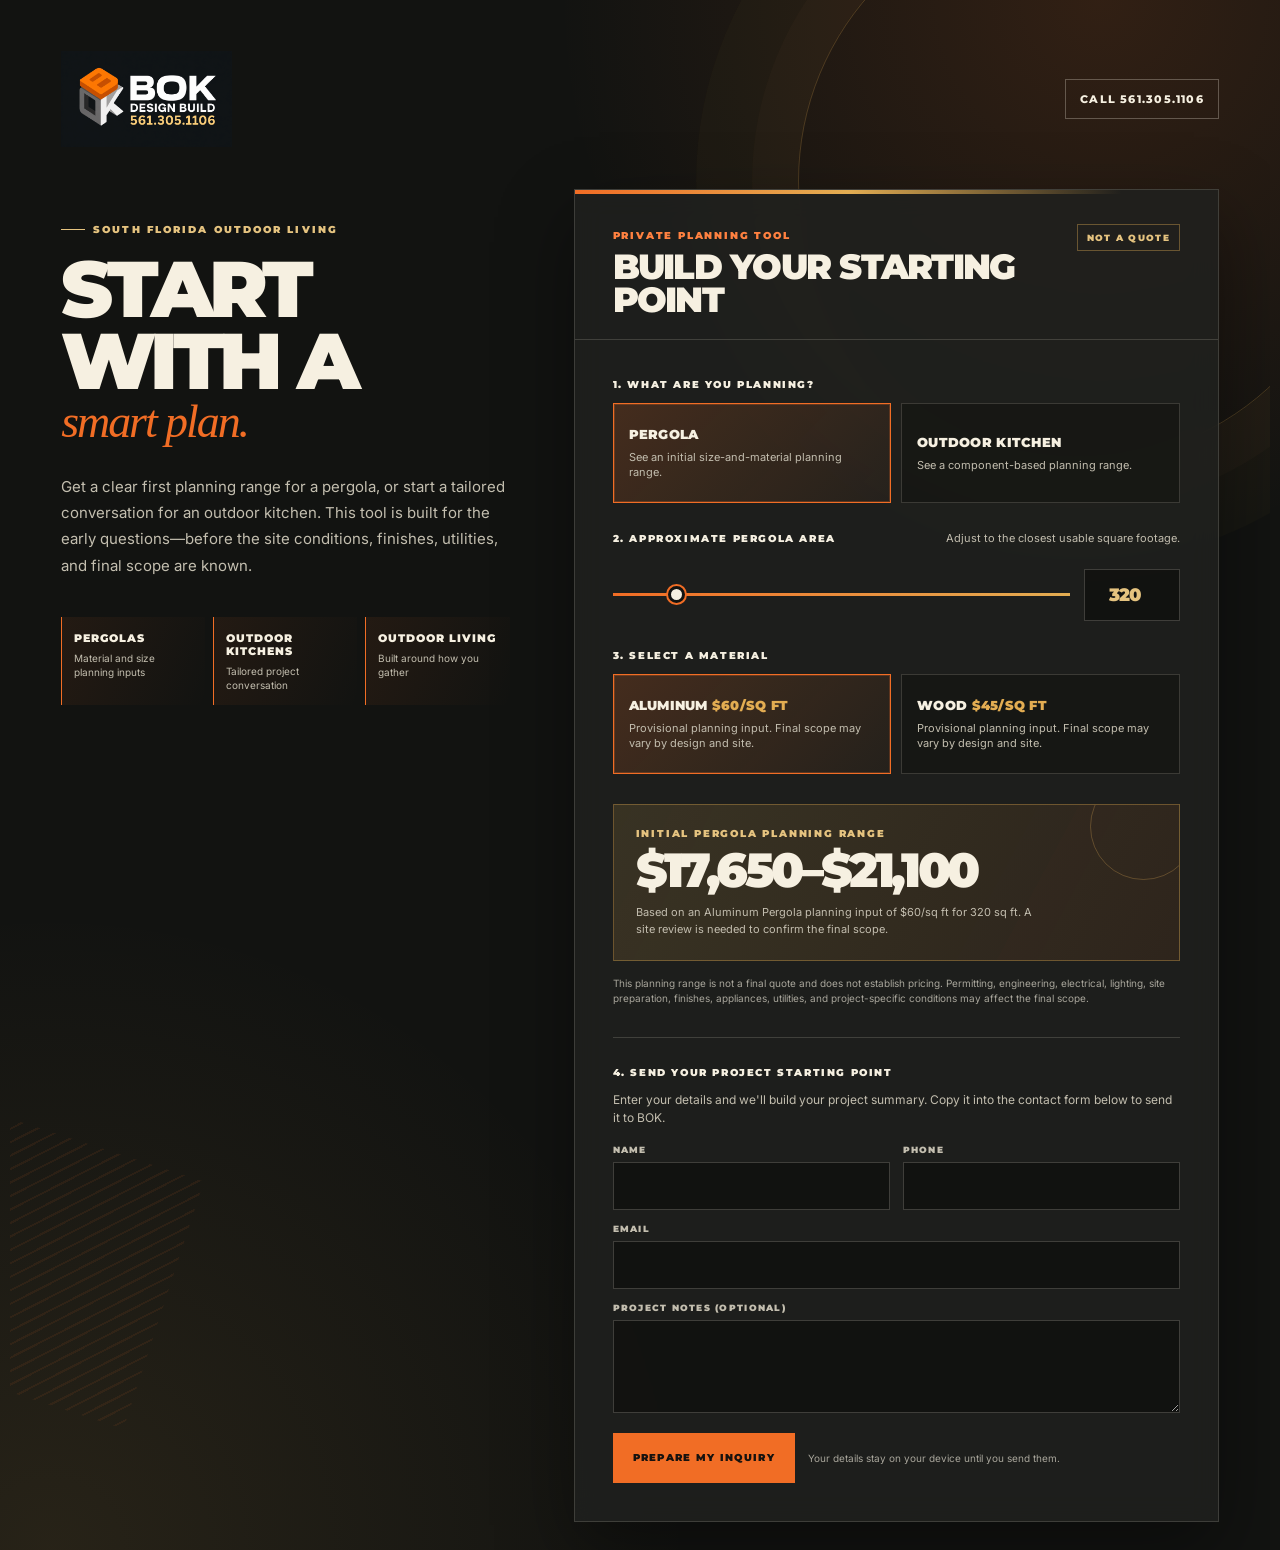
<file: index.html>
<!doctype html>
<html lang="en">
  <head>
    <meta charset="UTF-8" />
    <meta name="viewport" content="width=device-width, initial-scale=1" />
    <meta name="robots" content="noindex, nofollow" />
    <title>BOK Outdoor Living Planning Tool</title>
    <link rel="preconnect" href="https://fonts.googleapis.com" />
    <link rel="preconnect" href="https://fonts.gstatic.com" crossorigin />
    <link href="https://fonts.googleapis.com/css2?family=Montserrat:ital,wght@0,500;0,700;0,800;0,900;1,500&family=Inter:wght@400;500;600&display=swap" rel="stylesheet" />
    <link rel="stylesheet" href="./estimator.css" />
  </head>
  <body>
    <main class="estimator-shell" aria-labelledby="estimator-title">
      <div class="brand-bar">
        <a class="brand-lockup" href="https://bokdesignbuild.com/" target="_top" aria-label="BOK Design Build home">
          <img class="brand-logo" src="./assets/bok-official-logo-header.png" alt="BOK Design Build — 561.305.1106" />
        </a>
        <a class="phone-link" href="tel:+15613051106">Call 561.305.1106</a>
      </div>

      <section class="hero-grid">
        <div class="intro">
          <span class="eyebrow">South Florida outdoor living</span>
          <h1 id="estimator-title">Start with a<br /><em>smart plan.</em></h1>
          <p class="intro-copy">Get a clear first planning range for a pergola, or start a tailored conversation for an outdoor kitchen. This tool is built for the early questions—before the site conditions, finishes, utilities, and final scope are known.</p>
          <div class="proof-points" aria-label="Estimator highlights">
            <div class="proof-point"><b>Pergolas</b><span>Material and size planning inputs</span></div>
            <div class="proof-point"><b>Outdoor kitchens</b><span>Tailored project conversation</span></div>
            <div class="proof-point"><b>Outdoor living</b><span>Built around how you gather</span></div>
          </div>
        </div>

        <section class="estimator-card" aria-labelledby="card-title">
          <div class="estimator-card__head">
            <div>
              <span class="card-kicker">Private planning tool</span>
              <h2 id="card-title">Build your starting point</h2>
            </div>
            <span class="estimate-status">Not a quote</span>
          </div>

          <div class="estimator-card__body">
            <span class="section-label">1. What are you planning?</span>
            <div class="choice-row" role="group" aria-label="Project type">
              <button class="choice-button is-active" type="button" data-project="pergola" aria-pressed="true">
                <strong>Pergola</strong>
                <small>See an initial size-and-material planning range.</small>
              </button>
              <button class="choice-button" type="button" data-project="kitchen" aria-pressed="false">
                <strong>Outdoor kitchen</strong>
                <small>See a component-based planning range.</small>
              </button>
            </div>

            <div class="input-section">
              <div class="sqft-label-row">
                <span class="section-label" id="sqft-label">2. Approximate project area</span>
                <p id="sqft-helper">Adjust to the closest usable square footage.</p>
              </div>
              <div class="sqft-control">
                <input id="square-feet-range" type="range" min="80" max="2000" step="10" value="320" aria-labelledby="sqft-label" aria-describedby="sqft-helper" />
                <input class="number-input" id="square-feet-number" type="number" min="80" max="5000" step="10" value="320" inputmode="numeric" aria-label="Approximate project area in square feet" />
              </div>
            </div>

            <div class="material-section pergola-only" id="material-section">
              <span class="section-label">3. Select a material</span>
              <div class="material-grid" role="group" aria-label="Pergola material">
                <button class="material-card is-active" type="button" data-material="aluminum" aria-pressed="true">
                  <strong>Aluminum <span>$60/sq ft</span></strong>
                  <small>Provisional planning input. Final scope may vary by design and site.</small>
                </button>
                <button class="material-card" type="button" data-material="wood" aria-pressed="false">
                  <strong>Wood <span>$45/sq ft</span></strong>
                  <small>Provisional planning input. Final scope may vary by design and site.</small>
                </button>
              </div>
            </div>


            <div class="material-section" id="grill-section" hidden>
              <span class="section-label">3. Choose your grill</span>
              <div class="material-grid" role="group" aria-label="Grill selection">
                <button class="material-card is-active" type="button" data-grill="none" aria-pressed="true">
                  <strong>No grill yet <span>$0</span></strong>
                  <small>Plan the build first—add the grill later.</small>
                </button>
                <button class="material-card" type="button" data-grill="napoleon" aria-pressed="false">
                  <strong>Napoleon 32″ <span>$2,200</span></strong>
                  <small>700 Series. Base model—larger sizes quoted on request.</small>
                </button>
                <button class="material-card" type="button" data-grill="deltaheat" aria-pressed="false">
                  <strong>Delta Heat 32″ <span>$3,200</span></strong>
                  <small>Base model—larger sizes quoted on request.</small>
                </button>
                <button class="material-card" type="button" data-grill="twineagles" aria-pressed="false">
                  <strong>Twin Eagles 30″ <span>$5,900</span></strong>
                  <small>Base model—larger sizes quoted on request.</small>
                </button>
              </div>
            </div>

            <div class="estimate-panel" id="estimate-panel" aria-live="polite">
              <span class="estimate-panel__label" id="estimate-label">Initial pergola planning range</span>
              <strong class="estimate-range" id="estimate-range">$17,650–$21,100</strong>
              <p class="estimate-context" id="estimate-context">Based on an Aluminum Pergola planning input of $60/sq ft for 320 sq ft. A site review is needed to confirm the final scope.</p>
            </div>
            <p class="disclaimer" id="estimate-disclaimer">This planning range is not a final quote and does not establish pricing. Permitting, engineering, electrical, lighting, site preparation, finishes, appliances, utilities, and project-specific conditions may affect the final scope.</p>

            <section class="lead-section" aria-labelledby="lead-title">
              <span class="section-label" id="lead-title">4. Send your project starting point</span>
              <p class="lead-intro">Enter your details and we'll build your project summary. Copy it into the contact form below to send it to BOK.</p>
              <form class="lead-form" id="lead-form" novalidate>
                <div class="field">
                  <label for="lead-name">Name</label>
                  <input id="lead-name" name="name" autocomplete="name" required maxlength="80" />
                </div>
                <div class="field">
                  <label for="lead-phone">Phone</label>
                  <input id="lead-phone" name="phone" autocomplete="tel" type="tel" required maxlength="50" />
                </div>
                <div class="field field--wide">
                  <label for="lead-email">Email</label>
                  <input id="lead-email" name="email" autocomplete="email" type="email" required maxlength="120" />
                </div>
                <div class="field field--wide">
                  <label for="lead-notes">Project notes <span>(optional)</span></label>
                  <textarea id="lead-notes" name="notes" maxlength="320"></textarea>
                </div>
                <div class="form-actions">
                  <button class="button" type="submit">Prepare my inquiry</button>
                  <p class="form-note">Your details stay on your device until you send them.</p>
                </div>
              </form>
              <div class="handoff" id="handoff" aria-live="polite">
                <p>Your project summary is ready. Copy it, then scroll to the contact form below to send it to BOK.</p>
                <div class="handoff-actions">
                  <button class="button button--secondary" id="copy-inquiry" type="button">Copy Summary — Then Scroll to the Form Below</button>
                  <p class="copy-status" id="copy-status" role="status" hidden></p>
                </div>
              </div>
            </section>
          </div>
        </section>
      </section>
    </main>
    <script type="module" src="./estimator.js"></script>
  </body>
</html>
</file>
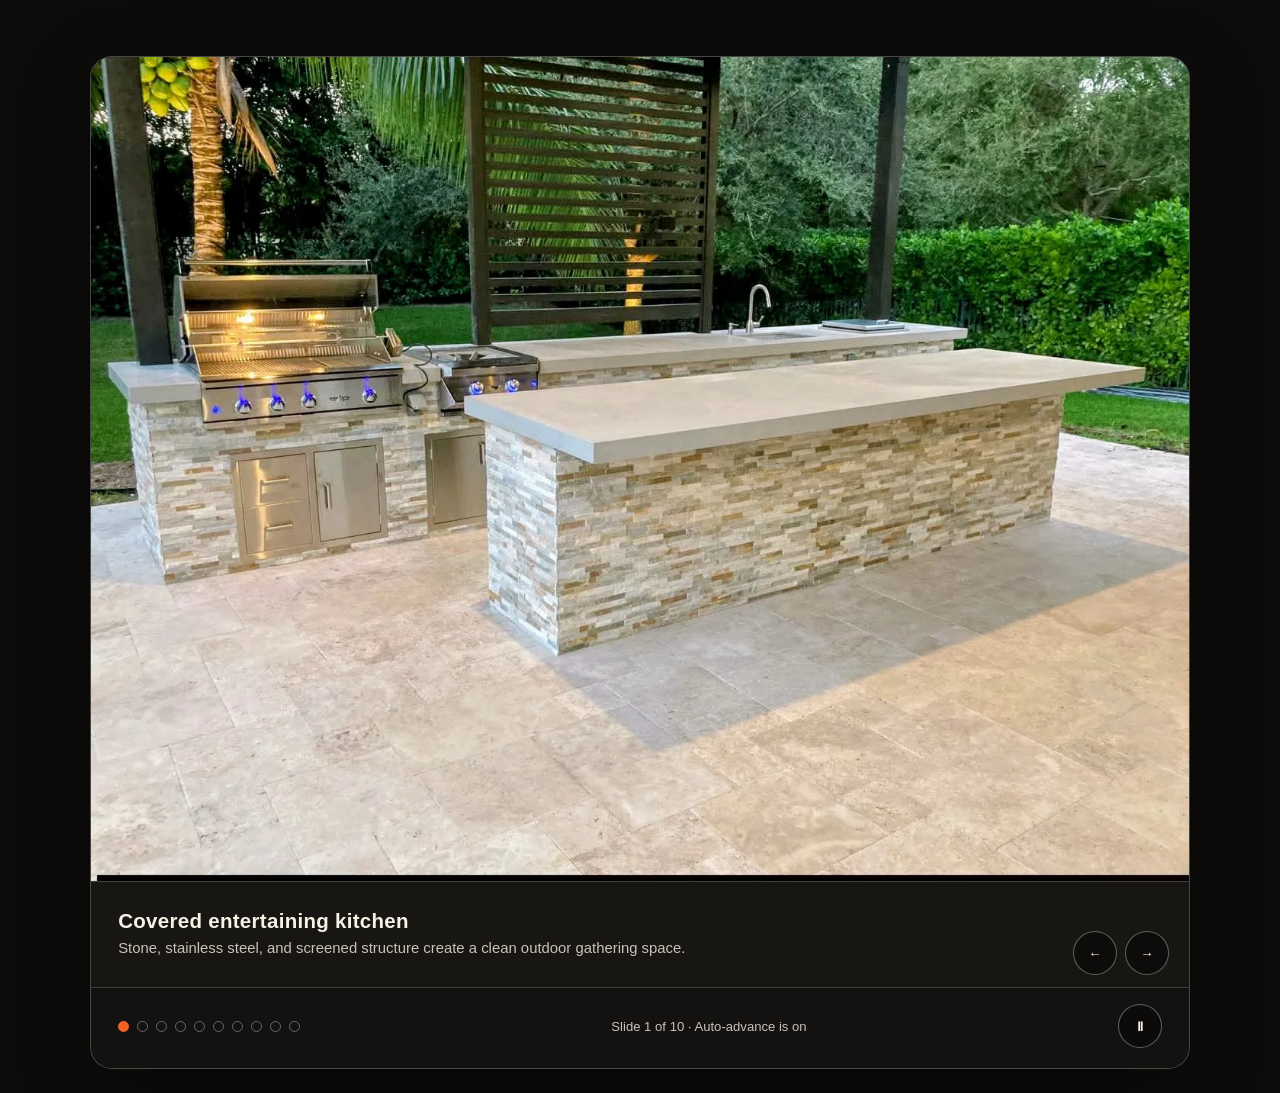
<file: carousel/index.html>
<!doctype html>
<html lang="en">
  <head>
    <meta charset="UTF-8" />
    <meta name="viewport" content="width=device-width, initial-scale=1" />
    <meta name="robots" content="noindex, nofollow" />
    <title>Featured Outdoor Living Projects</title>
    <link rel="stylesheet" href="./carousel.css" />
  </head>
  <body>
    <main class="media-preview">
      <section class="carousel" id="portfolio-carousel" aria-roledescription="carousel" aria-label="Featured outdoor living project images" tabindex="0">
        <div class="carousel__slides">
          <article class="carousel__slide" aria-hidden="false" aria-label="Slide 1 of 10">
            <div class="carousel__image-wrap">
              <img class="carousel__image" src="./images/bok-outdoor-kitchen-dusk-pergola-web.webp" alt="Outdoor kitchen with a stone island, stainless grill, and a dark slatted pergola screen at dusk." />
            </div>
            <div class="carousel__caption">
              <b>Covered entertaining kitchen</b>
              <span>Stone, stainless steel, and screened structure create a clean outdoor gathering space.</span>
            </div>
          </article>
          <article class="carousel__slide" aria-hidden="true" aria-label="Slide 2 of 10">
            <div class="carousel__image-wrap">
              <img class="carousel__image" src="./images/bok-modern-outdoor-kitchen-web.webp" alt="Modern outdoor kitchen with stainless appliances, dark veined countertop, and horizontal slatted privacy screen." loading="lazy" />
            </div>
            <div class="carousel__caption">
              <b>Modern kitchen detail</b>
              <span>Appliances, stonework, and screen-wall details help the project read at a glance.</span>
            </div>
          </article>
          <article class="carousel__slide" aria-hidden="true" aria-label="Slide 3 of 10">
            <div class="carousel__image-wrap">
              <img class="carousel__image" src="./images/bok-specialty-cooking-kitchen-web.webp" alt="Outdoor specialty-cooking kitchen with a brick pizza oven, ceramic smoker, grill, and stone cabinetry." loading="lazy" />
            </div>
            <div class="carousel__caption">
              <b>Specialty cooking zone</b>
              <span>A project image that communicates real cooking capability without relying on promotional claims.</span>
            </div>
          </article>
          <article class="carousel__slide" aria-hidden="true" aria-label="Slide 4 of 10">
            <div class="carousel__image-wrap">
              <img class="carousel__image" src="./images/bok-covered-kitchen-fluted-island-web.webp" alt="Covered outdoor kitchen with a fluted island, integrated refrigerator, stainless grill, warm wood ceiling, and screened opening." loading="lazy" />
            </div>
            <div class="carousel__caption">
              <b>Material-forward entertaining space</b>
              <span>Fluted island cabinetry, integrated appliances, and a covered ceiling bring the outdoor kitchen together.</span>
            </div>
          </article>
          <article class="carousel__slide" aria-hidden="true" aria-label="Slide 5 of 10">
            <div class="carousel__image-wrap">
              <img class="carousel__image" src="./images/bok-stacked-stone-run-blue-knob-grill-web.webp" alt="Long stacked-stone outdoor kitchen at dusk with an open stainless grill hood lit from inside, a side burner, sink, and light concrete-look countertop." loading="lazy" />
            </div>
            <div class="carousel__caption">
              <b>Stone-clad cooking run</b>
              <span>A full-length run with grill, side burner, sink, and storage set into stacked stone.</span>
            </div>
          </article>
          <article class="carousel__slide" aria-hidden="true" aria-label="Slide 6 of 10">
            <div class="carousel__image-wrap">
              <img class="carousel__image" src="./images/bok-black-granite-waterfall-run-web.webp" alt="Outdoor kitchen run with a black veined granite waterfall countertop, stainless grill, side burner, sink, and stacked drawer units under a white slatted screen." loading="lazy" />
            </div>
            <div class="carousel__caption">
              <b>Waterfall-edge countertop</b>
              <span>Veined granite carried down the end panel, with grill, burner, sink, and drawer storage in line.</span>
            </div>
          </article>
          <article class="carousel__slide" aria-hidden="true" aria-label="Slide 7 of 10">
            <div class="carousel__image-wrap">
              <img class="carousel__image" src="./images/bok-l-shape-wood-tile-egg-web.webp" alt="L-shaped outdoor kitchen with dark granite counters, wood-look tile facing, a ceramic charcoal cooker, stainless grill, sink, and woven-pattern backsplash." loading="lazy" />
            </div>
            <div class="carousel__caption">
              <b>L-shaped layout with charcoal cooker</b>
              <span>A wrapped counter that adds seating length and holds both gas and ceramic charcoal cooking.</span>
            </div>
          </article>
          <article class="carousel__slide" aria-hidden="true" aria-label="Slide 8 of 10">
            <div class="carousel__image-wrap">
              <img class="carousel__image" src="./images/bok-lakefront-stone-grill-run-web.webp" alt="Waterfront outdoor kitchen with dark stacked-stone facing, a textured backsplash wall, stainless grill, beverage centers, and a ceramic charcoal cooker." loading="lazy" />
            </div>
            <div class="carousel__caption">
              <b>Waterfront cooking run</b>
              <span>A long counter built to a lake view, with beverage storage and a dedicated charcoal station.</span>
            </div>
          </article>
          <article class="carousel__slide" aria-hidden="true" aria-label="Slide 9 of 10">
            <div class="carousel__image-wrap">
              <img class="carousel__image" src="./images/bok-block-buildout-pergola-web.webp" alt="Block-and-mortar outdoor kitchen framework under a timber pergola, with counter openings framed and travertine paving partially installed." loading="lazy" />
            </div>
            <div class="carousel__caption">
              <b>Structure in progress</b>
              <span>The masonry framework and appliance openings before stone, counters, and equipment go in.</span>
            </div>
          </article>
          <article class="carousel__slide" aria-hidden="true" aria-label="Slide 10 of 10">
            <div class="carousel__image-wrap">
              <img class="carousel__image" src="./images/bok-night-blue-led-kitchen-web.webp" alt="Outdoor kitchen and island lit by blue accent lighting at night, with a lit covered ceiling and an illuminated privacy screen beyond." loading="lazy" />
            </div>
            <div class="carousel__caption">
              <b>Evening lighting</b>
              <span>Integrated accent lighting under the counters and island keeps the space usable after dark.</span>
            </div>
          </article>
        </div>
        <div class="carousel__controls" aria-label="Carousel navigation">
          <button class="carousel__control" type="button" data-action="previous" aria-label="Previous slide">←</button>
          <button class="carousel__control" type="button" data-action="next" aria-label="Next slide">→</button>
        </div>
        <footer class="carousel__footer">
          <div class="carousel__dots" role="tablist" aria-label="Choose a slide">
            <button class="carousel__dot" type="button" role="tab" aria-label="Show slide 1" aria-current="true" data-slide="0"></button>
            <button class="carousel__dot" type="button" role="tab" aria-label="Show slide 2" aria-current="false" data-slide="1"></button>
            <button class="carousel__dot" type="button" role="tab" aria-label="Show slide 3" aria-current="false" data-slide="2"></button>
            <button class="carousel__dot" type="button" role="tab" aria-label="Show slide 4" aria-current="false" data-slide="3"></button>
            <button class="carousel__dot" type="button" role="tab" aria-label="Show slide 5" aria-current="false" data-slide="4"></button>
            <button class="carousel__dot" type="button" role="tab" aria-label="Show slide 6" aria-current="false" data-slide="5"></button>
            <button class="carousel__dot" type="button" role="tab" aria-label="Show slide 7" aria-current="false" data-slide="6"></button>
            <button class="carousel__dot" type="button" role="tab" aria-label="Show slide 8" aria-current="false" data-slide="7"></button>
            <button class="carousel__dot" type="button" role="tab" aria-label="Show slide 9" aria-current="false" data-slide="8"></button>
            <button class="carousel__dot" type="button" role="tab" aria-label="Show slide 10" aria-current="false" data-slide="9"></button>
          </div>
          <span class="carousel__meta" id="carousel-status" aria-live="polite">Slide 1 of 10 · Auto-advance is on</span>
          <button class="carousel__toggle" type="button" data-action="toggle" aria-pressed="false" aria-label="Pause auto-advance">Ⅱ</button>
        </footer>
      </section>
    </main>
    <script type="module" src="./carousel.js"></script>
  </body>
</html>
</file>
<file: estimator.css>
:root {
  color-scheme: dark;
  --ink: #121311;
  --ink-soft: #20221f;
  --ink-elevated: #2a2c28;
  --line: rgba(246, 240, 225, 0.16);
  --paper: #f6f0e1;
  --paper-muted: #c3beaf;
  --orange: #f16d25;
  --orange-hot: #ff8140;
  --gold: #e3ad52;
  --gold-soft: #e5c37f;
  --success: #b9d486;
  --shadow: rgba(0, 0, 0, 0.38);
  --ease-out: cubic-bezier(0.23, 1, 0.32, 1);
  font-family: "Montserrat", "Arial Narrow", Arial, sans-serif;
}

* {
  box-sizing: border-box;
}

html {
  background: var(--ink);
  scroll-behavior: smooth;
}

body {
  min-width: 300px;
  margin: 0;
  background:
    radial-gradient(circle at 86% 0%, rgba(241, 109, 37, 0.14), transparent 34rem),
    radial-gradient(circle at 4% 100%, rgba(227, 173, 82, 0.1), transparent 40rem),
    var(--ink);
  color: var(--paper);
}

button,
input,
textarea {
  font: inherit;
}

button,
a {
  -webkit-tap-highlight-color: transparent;
}

button {
  cursor: pointer;
}

a {
  color: inherit;
}

.estimator-shell {
  position: relative;
  isolation: isolate;
  overflow: hidden;
  max-width: 1260px;
  margin: 0 auto;
  padding: clamp(20px, 4vw, 52px) clamp(20px, 4vw, 52px) clamp(14px, 2.2vw, 28px);
}

.estimator-shell::before,
.estimator-shell::after {
  position: absolute;
  z-index: -1;
  content: "";
  pointer-events: none;
}

.estimator-shell::before {
  top: -100px;
  right: -90px;
  width: min(55vw, 560px);
  aspect-ratio: 1;
  border: 1px solid rgba(227, 173, 82, 0.23);
  border-radius: 50%;
  box-shadow: 0 0 0 46px rgba(227, 173, 82, 0.025), 0 0 0 102px rgba(227, 173, 82, 0.018);
}

.estimator-shell::after {
  bottom: 10%;
  left: -100px;
  width: 260px;
  height: 260px;
  background: repeating-linear-gradient(135deg, rgba(241, 109, 37, 0.08) 0 2px, transparent 2px 12px);
  transform: rotate(18deg);
}

.brand-bar {
  display: flex;
  align-items: center;
  justify-content: space-between;
  gap: 18px;
  padding-bottom: clamp(22px, 4vw, 42px);
}

.brand-lockup {
  display: inline-flex;
  align-items: center;
  flex: 0 1 286px;
  color: var(--paper);
  text-decoration: none;
}

.brand-logo {
  display: block;
  width: 100%;
  height: auto;
  max-height: 96px;
  object-fit: contain;
  object-position: left center;
}

.phone-link {
  display: inline-flex;
  align-items: center;
  justify-content: center;
  min-height: 40px;
  padding: 0 14px;
  border: 1px solid rgba(246, 240, 225, 0.28);
  color: var(--paper);
  font-size: 11px;
  font-weight: 800;
  letter-spacing: 0.11em;
  text-decoration: none;
  text-transform: uppercase;
  transition: border-color 180ms var(--ease-out), color 180ms var(--ease-out), transform 160ms var(--ease-out);
}

.phone-link:hover,
.phone-link:focus-visible {
  border-color: var(--gold);
  color: var(--gold-soft);
}

.phone-link:active,
.button:active,
.choice-button:active,
.material-card:active {
  transform: scale(0.97);
}

.hero-grid {
  display: grid;
  grid-template-columns: minmax(0, 0.82fr) minmax(400px, 1.18fr);
  gap: clamp(28px, 5vw, 76px);
  align-items: start;
}

.intro {
  padding-top: clamp(8px, 2vw, 30px);
}

.eyebrow {
  display: inline-flex;
  align-items: center;
  gap: 8px;
  color: var(--gold-soft);
  font-size: 10px;
  font-weight: 900;
  letter-spacing: 0.21em;
  text-transform: uppercase;
}

.eyebrow::before {
  width: 24px;
  height: 1px;
  background: currentColor;
  content: "";
}

h1,
h2,
p {
  margin: 0;
}

h1 {
  max-width: 620px;
  margin-top: 17px;
  font-size: clamp(43px, 6.2vw, 90px);
  font-weight: 900;
  letter-spacing: -0.067em;
  line-height: 0.91;
  text-transform: uppercase;
}

h1 em {
  display: block;
  color: var(--orange);
  font-family: Georgia, serif;
  font-size: 0.58em;
  font-weight: 400;
  letter-spacing: -0.045em;
  line-height: 1.1;
  text-transform: none;
}

.intro-copy {
  max-width: 500px;
  margin-top: 26px;
  color: var(--paper-muted);
  font-family: Inter, Arial, sans-serif;
  font-size: 15px;
  line-height: 1.75;
}

.proof-points {
  display: grid;
  grid-template-columns: repeat(3, minmax(0, 1fr));
  gap: 8px;
  margin-top: 38px;
}

.proof-point {
  padding: 15px 12px 13px;
  border-left: 1px solid var(--orange);
  background: linear-gradient(110deg, rgba(241, 109, 37, 0.08), transparent);
}

.proof-point b {
  display: block;
  color: var(--paper);
  font-size: 11px;
  font-weight: 900;
  letter-spacing: 0.09em;
  line-height: 1.2;
  text-transform: uppercase;
}

.proof-point span {
  display: block;
  margin-top: 6px;
  color: var(--paper-muted);
  font-family: Inter, Arial, sans-serif;
  font-size: 10px;
  line-height: 1.4;
}

.estimator-card {
  position: relative;
  overflow: hidden;
  border: 1px solid rgba(246, 240, 225, 0.15);
  background: rgba(32, 34, 31, 0.82);
  box-shadow: 0 28px 70px var(--shadow);
  backdrop-filter: blur(14px);
}

.estimator-card::before {
  position: absolute;
  top: 0;
  left: 0;
  width: 100%;
  height: 4px;
  background: linear-gradient(90deg, var(--orange), var(--gold), transparent 85%);
  content: "";
}

.estimator-card__head {
  display: flex;
  align-items: flex-start;
  justify-content: space-between;
  gap: 16px;
  padding: clamp(24px, 4vw, 34px) clamp(20px, 4vw, 38px) 22px;
  border-bottom: 1px solid var(--line);
}

.estimator-card__head h2 {
  margin-top: 8px;
  font-size: clamp(25px, 3.2vw, 35px);
  font-weight: 900;
  letter-spacing: -0.05em;
  line-height: 0.94;
  text-transform: uppercase;
}

.card-kicker {
  color: var(--orange-hot);
  font-size: 10px;
  font-weight: 900;
  letter-spacing: 0.18em;
  text-transform: uppercase;
}

.estimate-status {
  flex: 0 0 auto;
  padding: 7px 9px;
  border: 1px solid rgba(227, 173, 82, 0.38);
  color: var(--gold-soft);
  font-size: 9px;
  font-weight: 900;
  letter-spacing: 0.14em;
  text-align: right;
  text-transform: uppercase;
}

.estimator-card__body {
  padding: clamp(22px, 4vw, 38px);
}

.section-label {
  display: block;
  margin-bottom: 12px;
  color: var(--paper);
  font-size: 10px;
  font-weight: 900;
  letter-spacing: 0.16em;
  text-transform: uppercase;
}

.choice-row,
.material-grid {
  display: grid;
  grid-template-columns: repeat(2, minmax(0, 1fr));
  gap: 10px;
}

.choice-button,
.material-card {
  min-height: 100px;
  padding: 15px;
  border: 1px solid var(--line);
  background: rgba(18, 19, 17, 0.58);
  color: var(--paper);
  text-align: left;
  transition: border-color 180ms var(--ease-out), background 180ms var(--ease-out), transform 160ms var(--ease-out), box-shadow 180ms var(--ease-out);
}

.choice-button:hover,
.choice-button:focus-visible,
.material-card:hover,
.material-card:focus-visible {
  border-color: rgba(227, 173, 82, 0.58);
  outline: none;
}

.choice-button.is-active,
.material-card.is-active {
  border-color: var(--orange);
  background: linear-gradient(135deg, rgba(241, 109, 37, 0.19), rgba(241, 109, 37, 0.035));
  box-shadow: inset 0 0 0 1px rgba(241, 109, 37, 0.25);
}

.choice-button strong,
.material-card strong {
  display: block;
  font-size: 13px;
  font-weight: 900;
  letter-spacing: 0.02em;
  text-transform: uppercase;
}

.choice-button small,
.material-card small {
  display: block;
  margin-top: 8px;
  color: var(--paper-muted);
  font-family: Inter, Arial, sans-serif;
  font-size: 11px;
  line-height: 1.35;
}

.material-card strong span {
  color: var(--gold);
}

.input-section {
  margin-top: 28px;
}

.sqft-label-row {
  display: flex;
  align-items: baseline;
  justify-content: space-between;
  gap: 18px;
}

.sqft-label-row p {
  color: var(--paper-muted);
  font-family: Inter, Arial, sans-serif;
  font-size: 11px;
}

.sqft-control {
  display: grid;
  grid-template-columns: minmax(0, 1fr) 96px;
  gap: 14px;
  align-items: center;
  margin-top: 12px;
}

input[type="range"] {
  width: 100%;
  height: 26px;
  margin: 0;
  appearance: none;
  background: transparent;
}

input[type="range"]::-webkit-slider-runnable-track {
  height: 3px;
  background: linear-gradient(90deg, var(--orange), var(--gold));
}

input[type="range"]::-moz-range-track {
  height: 3px;
  background: linear-gradient(90deg, var(--orange), var(--gold));
}

input[type="range"]::-webkit-slider-thumb {
  width: 17px;
  height: 17px;
  margin-top: -7px;
  appearance: none;
  border: 3px solid var(--ink);
  border-radius: 50%;
  background: var(--paper);
  box-shadow: 0 0 0 2px var(--orange);
}

input[type="range"]::-moz-range-thumb {
  width: 17px;
  height: 17px;
  border: 3px solid var(--ink);
  border-radius: 50%;
  background: var(--paper);
  box-shadow: 0 0 0 2px var(--orange);
}

.number-input,
.field input,
.field textarea {
  width: 100%;
  border: 1px solid rgba(246, 240, 225, 0.2);
  border-radius: 0;
  outline: none;
  background: rgba(14, 15, 13, 0.72);
  color: var(--paper);
  transition: border-color 180ms var(--ease-out), box-shadow 180ms var(--ease-out);
}

.number-input {
  height: 52px;
  padding: 0 12px;
  color: var(--gold-soft);
  font-size: 18px;
  font-weight: 900;
  letter-spacing: -0.05em;
  text-align: center;
}

.field input {
  min-height: 48px;
  padding: 0 13px;
}

.field textarea {
  min-height: 93px;
  padding: 12px 13px;
  resize: vertical;
}

.number-input:focus,
.field input:focus,
.field textarea:focus {
  border-color: var(--gold);
  box-shadow: 0 0 0 3px rgba(227, 173, 82, 0.11);
}

.material-section {
  margin-top: 28px;
}

.estimate-panel {
  position: relative;
  margin-top: 30px;
  padding: 22px;
  overflow: hidden;
  border: 1px solid rgba(227, 173, 82, 0.35);
  background: linear-gradient(118deg, rgba(227, 173, 82, 0.14), rgba(241, 109, 37, 0.08));
}

.estimate-panel::after {
  position: absolute;
  top: -32px;
  right: -18px;
  width: 105px;
  height: 105px;
  border: 1px solid rgba(227, 173, 82, 0.28);
  border-radius: 50%;
  content: "";
}

.estimate-panel__label {
  display: block;
  color: var(--gold-soft);
  font-size: 10px;
  font-weight: 900;
  letter-spacing: 0.18em;
  text-transform: uppercase;
}

.estimate-range {
  position: relative;
  z-index: 1;
  display: block;
  margin-top: 8px;
  color: var(--paper);
  font-size: clamp(28px, 4.6vw, 48px);
  font-weight: 900;
  letter-spacing: -0.075em;
  line-height: 0.95;
}

.estimate-context {
  position: relative;
  z-index: 1;
  margin-top: 10px;
  max-width: 410px;
  color: var(--paper-muted);
  font-family: Inter, Arial, sans-serif;
  font-size: 11px;
  line-height: 1.55;
}

.estimate-panel.is-consult .estimate-range {
  max-width: 360px;
  color: var(--gold-soft);
  font-size: clamp(24px, 3.6vw, 33px);
  letter-spacing: -0.055em;
}

.disclaimer {
  margin-top: 15px;
  color: #a9a69c;
  font-family: Inter, Arial, sans-serif;
  font-size: 10px;
  line-height: 1.55;
}

.lead-section {
  margin-top: 30px;
  padding-top: 28px;
  border-top: 1px solid var(--line);
}

.lead-intro {
  max-width: 600px;
  color: var(--paper-muted);
  font-family: Inter, Arial, sans-serif;
  font-size: 12px;
  line-height: 1.55;
}

.lead-form {
  display: grid;
  grid-template-columns: repeat(2, minmax(0, 1fr));
  gap: 13px;
  margin-top: 16px;
}

.field {
  min-width: 0;
}

.field label {
  display: block;
  margin-bottom: 7px;
  color: var(--paper-muted);
  font-size: 9px;
  font-weight: 900;
  letter-spacing: 0.14em;
  text-transform: uppercase;
}

.field--wide {
  grid-column: 1 / -1;
}

.form-actions {
  display: flex;
  align-items: center;
  gap: 13px;
  grid-column: 1 / -1;
  margin-top: 3px;
}

.button {
  display: inline-flex;
  align-items: center;
  justify-content: center;
  min-height: 50px;
  padding: 0 19px;
  border: 1px solid var(--orange);
  background: var(--orange);
  color: #17120f;
  font-size: 10px;
  font-weight: 950;
  letter-spacing: 0.13em;
  line-height: 1;
  text-align: center;
  text-decoration: none;
  text-transform: uppercase;
  transition: background 180ms var(--ease-out), transform 160ms var(--ease-out), border-color 180ms var(--ease-out);
}

.button:hover,
.button:focus-visible {
  border-color: var(--orange-hot);
  background: var(--orange-hot);
  outline: none;
}

.form-note {
  max-width: 315px;
  color: #a9a69c;
  font-family: Inter, Arial, sans-serif;
  font-size: 10px;
  line-height: 1.45;
}

.handoff {
  display: none;
  margin-top: 16px;
  padding: 14px;
  border-left: 2px solid var(--success);
  background: rgba(185, 212, 134, 0.08);
}

.handoff.is-visible {
  display: block;
}

.handoff p {
  color: var(--paper-muted);
  font-family: Inter, Arial, sans-serif;
  font-size: 11px;
  line-height: 1.5;
}

.handoff-actions {
  display: flex;
  flex-wrap: wrap;
  align-items: center;
  gap: 10px 14px;
  margin-top: 10px;
}

.button--secondary {
  min-height: 36px;
  padding: 0 11px;
  border-color: rgba(185, 212, 134, 0.6);
  background: transparent;
  color: var(--success);
  font-size: 9px;
  line-height: 1.25;
  text-align: center;
  white-space: normal;
}

.button--secondary:hover,
.button--secondary:focus-visible {
  border-color: var(--success);
  background: rgba(185, 212, 134, 0.1);
}

.copy-status {
  flex-basis: 100%;
  margin-top: 0 !important;
  color: var(--success) !important;
}

[hidden] {
  display: none !important;
}

@media (max-width: 900px) {
  .hero-grid {
    grid-template-columns: 1fr;
  }

  .intro {
    max-width: 720px;
  }
}

@media (max-width: 520px) {
  .estimator-shell {
    padding: 17px 13px 16px;
  }

  .brand-bar {
    align-items: flex-start;
    gap: 10px;
  }

  .phone-link {
    min-height: 36px;
    padding: 0 9px;
    font-size: 9px;
  }

  .brand-lockup {
    flex-basis: 210px;
  }

  .brand-logo {
    max-height: 74px;
  }

  .proof-points {
    grid-template-columns: 1fr;
  }

  .choice-row,
  .material-grid,
  .lead-form {
    grid-template-columns: 1fr;
  }

  .sqft-control {
    grid-template-columns: 1fr 84px;
  }

  .form-actions {
    align-items: stretch;
    flex-direction: column;
  }

  .button {
    width: 100%;
  }

  .handoff-actions .button--secondary {
    width: auto;
  }

  .estimate-status {
    font-size: 8px;
  }
}

@media (prefers-reduced-motion: no-preference) {
  .estimator-card {
    animation: card-enter 520ms var(--ease-out) both;
  }

  @keyframes card-enter {
    from {
      opacity: 0;
      transform: translateY(18px);
    }
    to {
      opacity: 1;
      transform: translateY(0);
    }
  }
}
</file>
<file: carousel/carousel.css>
:root {
  color-scheme: dark;
  --ink: #11100f;
  --panel: #201e1b;
  --line: rgba(255, 255, 255, 0.18);
  --soft: #c9c2b8;
  --cream: #f8f1e5;
  --orange: #f26222;
  --gold: #d9ad59;
  --ease-out: cubic-bezier(0.23, 1, 0.32, 1);
}

* { box-sizing: border-box; }

body {
  margin: 0;
  min-width: 320px;
  background: #0d0c0b;
  color: var(--cream);
  font-family: Arial, Helvetica, sans-serif;
}

.media-preview {
  width: min(100%, 1180px);
  margin: 0 auto;
  padding: clamp(1.5rem, 5vw, 3.5rem) clamp(1rem, 4vw, 2.5rem) clamp(0.75rem, 2vw, 1.5rem);
}

.media-preview__eyebrow,
.media-preview__label {
  display: inline-flex;
  margin: 0 0 0.9rem;
  color: var(--gold);
  font-size: 0.75rem;
  font-weight: 800;
  letter-spacing: 0.14em;
  line-height: 1.2;
  text-transform: uppercase;
}

.media-preview__heading {
  max-width: 16ch;
  margin: 0;
  color: var(--cream);
  font-size: clamp(2rem, 5vw, 4.6rem);
  letter-spacing: -0.055em;
  line-height: 0.96;
  text-transform: uppercase;
}

.media-preview__intro {
  max-width: 60ch;
  margin: 1.25rem 0 2rem;
  color: var(--soft);
  font-size: 1rem;
  line-height: 1.6;
}

.carousel {
  position: relative;
  overflow: hidden;
  border: 1px solid var(--line);
  border-radius: 22px;
  background: var(--panel);
  box-shadow: 0 20px 70px rgba(0, 0, 0, 0.38);
}

.carousel:focus-visible,
.carousel button:focus-visible {
  outline: 3px solid var(--gold);
  outline-offset: 4px;
}

.carousel__slides {
  position: relative;
  min-height: min(68vw, 610px);
}

.carousel__slide {
  position: absolute;
  inset: 0;
  display: grid;
  grid-template-rows: 1fr auto;
  pointer-events: none;
  opacity: 0;
  transform: scale(1.018);
  transition: opacity 400ms var(--ease-out), transform 650ms var(--ease-out);
}

.carousel__slide[aria-hidden="false"] {
  position: relative;
  pointer-events: auto;
  opacity: 1;
  transform: scale(1);
}

.carousel__image-wrap {
  min-height: min(57vw, 480px);
  overflow: hidden;
  background: #0a0a0a;
}

.carousel__image {
  display: block;
  width: 100%;
  height: 100%;
  min-height: min(57vw, 480px);
  object-fit: cover;
  object-position: center;
}

.carousel__caption {
  display: grid;
  gap: 0.35rem;
  padding: clamp(1rem, 3vw, 1.7rem);
  border-top: 1px solid var(--line);
  background: #181613;
}

.carousel__caption b {
  color: var(--cream);
  font-size: clamp(1rem, 2vw, 1.28rem);
  letter-spacing: 0.015em;
}

.carousel__caption span {
  color: var(--soft);
  font-size: 0.93rem;
  line-height: 1.45;
}

.carousel__controls {
  position: absolute;
  right: clamp(0.75rem, 2vw, 1.25rem);
  bottom: clamp(4.8rem, 10vw, 5.8rem);
  display: flex;
  gap: 0.5rem;
}

.carousel__control,
.carousel__toggle,
.carousel__dot {
  border: 1px solid rgba(255, 255, 255, 0.34);
  color: var(--cream);
  cursor: pointer;
  transition: transform 160ms var(--ease-out), background-color 160ms var(--ease-out), border-color 160ms var(--ease-out);
}

.carousel__control,
.carousel__toggle {
  display: grid;
  min-width: 44px;
  min-height: 44px;
  place-items: center;
  border-radius: 50%;
  background: rgba(11, 10, 9, 0.74);
  font-weight: 800;
}

.carousel__control:hover,
.carousel__toggle:hover,
.carousel__dot:hover {
  border-color: var(--gold);
  background: rgba(217, 173, 89, 0.2);
}

.carousel__control:active,
.carousel__toggle:active,
.carousel__dot:active { transform: scale(0.97); }

.carousel__footer {
  display: flex;
  flex-wrap: wrap;
  align-items: center;
  justify-content: space-between;
  gap: 1rem;
  padding: 1rem clamp(1rem, 3vw, 1.7rem) 1.25rem;
  border-top: 1px solid var(--line);
  background: #141210;
}

.carousel__dots { display: flex; align-items: center; gap: 0.5rem; }

.carousel__dot {
  width: 11px;
  height: 11px;
  padding: 0;
  border-radius: 50%;
  background: transparent;
}

.carousel__dot[aria-current="true"] { border-color: var(--orange); background: var(--orange); }

.carousel__meta { color: var(--soft); font-size: 0.82rem; }

.media-social {
  display: grid;
  grid-template-columns: 1.15fr 0.85fr;
  gap: 1.5rem;
  margin-top: clamp(2rem, 5vw, 4rem);
}

.media-social__panel {
  padding: clamp(1.25rem, 3vw, 2rem);
  border: 1px solid var(--line);
  border-radius: 18px;
  background: var(--panel);
}

.media-social__heading {
  margin: 0;
  font-size: clamp(1.35rem, 2.6vw, 2rem);
  letter-spacing: -0.03em;
  text-transform: uppercase;
}

.media-social__copy { margin: 0.9rem 0 0; color: var(--soft); line-height: 1.55; }

.media-social__steps { margin: 1.1rem 0 0; padding-left: 1.2rem; color: var(--soft); line-height: 1.7; }

.media-social__notice {
  margin: 0;
  padding: 1rem;
  border-left: 3px solid var(--orange);
  color: var(--cream);
  background: rgba(242, 98, 34, 0.1);
  line-height: 1.5;
}

@media (max-width: 720px) {
  .media-social { grid-template-columns: 1fr; }
  .carousel__slides, .carousel__image-wrap, .carousel__image { min-height: 68vw; }
  .carousel__controls { bottom: 5.8rem; }
}

@media (prefers-reduced-motion: reduce) {
  *, *::before, *::after { scroll-behavior: auto !important; transition-duration: 0.01ms !important; animation-duration: 0.01ms !important; }
}
</file>
